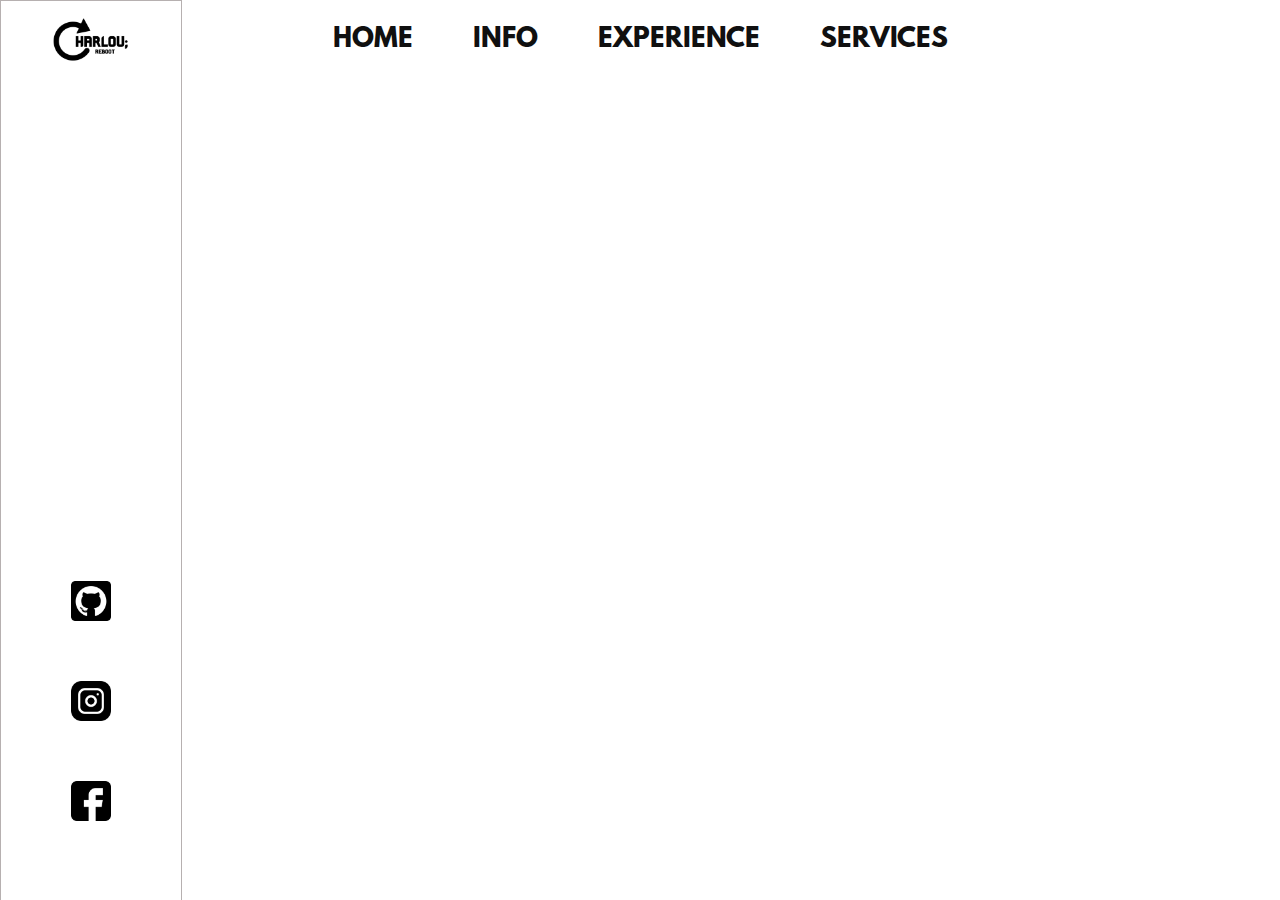
<file: example/index.html>
<!DOCTYPE html>
<html lang="en">
<head>
    <meta charset="UTF-8">
    <meta http-equiv="X-UA-Compatible" content="IE=edge">
    <meta name="viewport" content="width=device-width, initial-scale=1.0">
    <title>Document</title>
</head>
<body>
    <div class="nav-container">
        <div class="logo-container" >
            <img src="./charlou-Logo.png" class="main-logo">
            <div class="social-media">
                <img src="./github.png" class="social-logo">
                <img src="./instagram.png" class="social-logo"  >
                <img src="./facebook (1).png" class="social-logo">
            </div>
        </div>
        <div class="nav-bar">
            <p>HOME</p>
            <p>INFO</p>
            <p>EXPERIENCE</p>
            <p>SERVICES</p>
        </div>
   
    </div>

</body>
<style>
@font-face {
    font-family: lol;
    src: url(./LeagueSpartan-Bold.otf);
}
body{
    padding: 0%;
    margin: 0%;
}.social-media{
 height: 100%;
 display: flex;
 flex-direction: column;
 justify-content: flex-end;
 margin-bottom: 50px;

}.social-logo{
    width: 40px;
    height: 40px;
}
    .nav-container{
        margin-top: 0%;
        display: flex;
        flex-direction:row;
        width: 100%;
        height: 100%;
    }.logo-container{
        display: flex;
        flex-direction: column;
        align-items: center;
        width:180px;
        background-color: rgb(255, 255, 255);
        height: 100%;
        border: solid 1px rgb(182, 176, 176);
        position: fixed;
    }.social-logo{
        width: 40px;
        height: 40px;
        margin: 30px;
    }html{
        padding: 0%;
    }.nav-bar{
        height: 80px;
        display: flex;
        justify-content: center;
        align-items: center;
        width: 100%;
    }p{
        display: inline-block;
        font-size: 25px;
        font-weight: 900;
        margin: 30px;
        color: rgb(16, 16, 16);
        cursor: pointer;
        font-family: lol;
        
            }.main-logo{
                width: 80px;
                height: 80px;
            }p:hover{
                color: rgb(232, 166, 67);
                
            }
</style>
</html>
</file>
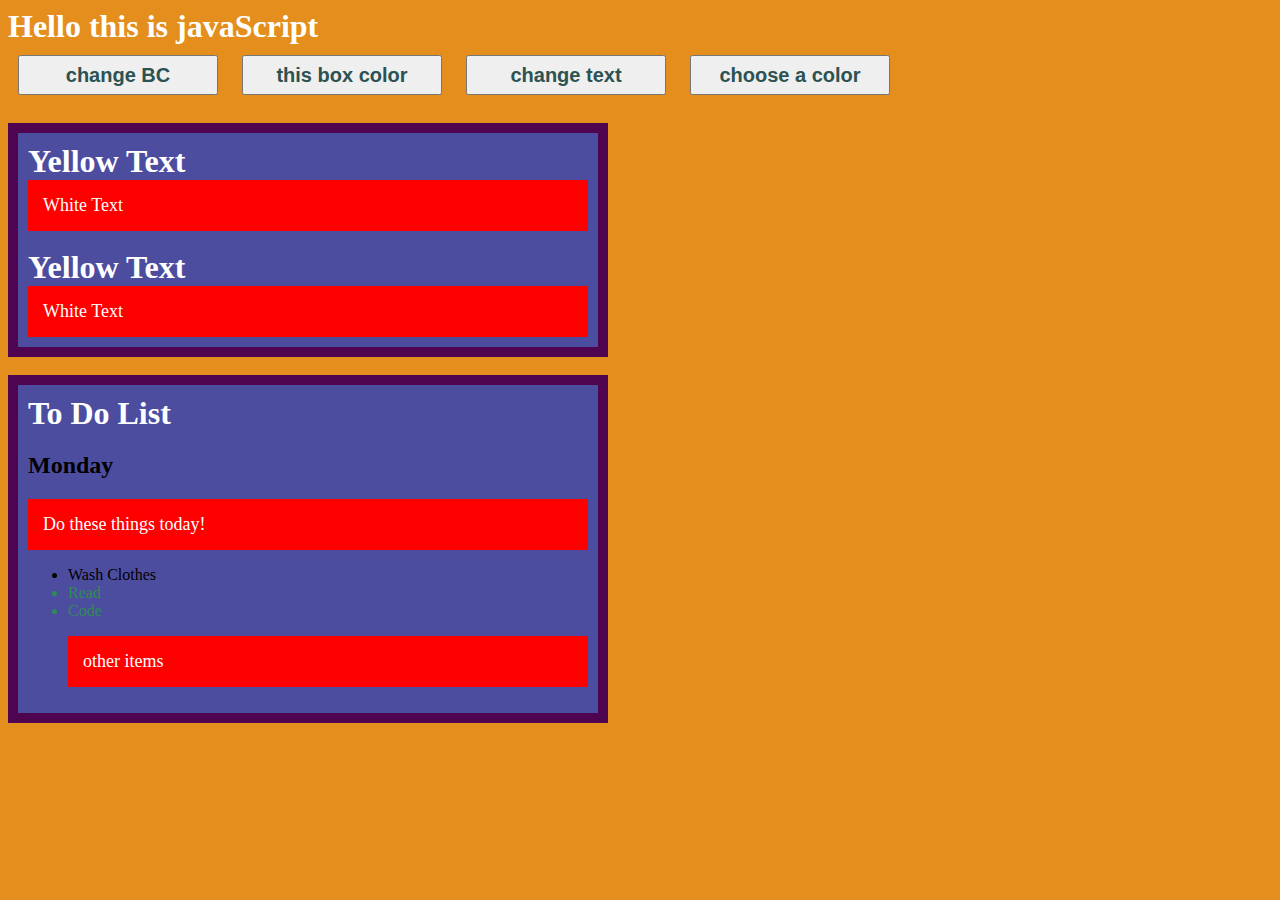
<file: example/act1List.html>
<!DOCTYPE html>
<html lang="en">

<head>
    <meta charset="UTF-8">
    <meta http-equiv="X-UA-Compatible" content="IE=edge">
    <meta name="viewport" content="width=device-width, initial-scale=1.0">
    <link rel="stylesheet" href="./style.css" />
    <title>Document</title>
</head>

<body style="background-color: rgb(228, 142, 29);">
    <h1 id="click">
        Hello this is javaScript

    </h1>
    <button id="bu" onclick="justclick()">
       change BC
    </button>
    <button onclick="justclick1()">
        this box color
    </button>
    <button onclick="justclick2()">
        change text
    </button>
    <button onclick="justclick3()">
        choose a color
    </button>
    <br>
    <br>
    <div id="container">

        <h1>
            Yellow Text
        </h1>
        <p>
            White Text
        </p>


        <br>
        <h1>
            Yellow Text
        </h1>
        <p>
            White Text
        </p>


    </div>
    <br>
    <div id="container">
        <h1>
            To Do List
        </h1>
        <h2>
            Monday
        </h2>

        <p>
            Do these things today!
        </p>

        <ul>
            <li>Wash Clothes</li>
            <li class="seagreen">Read</li>
            <li class="seagreen">Code</li>
        </ul>
        <ul>
            <p>other items</p>
        </ul>
    </div>
    <style>
        #container {
            width: 600px;
            border: solid 10px rgb(79, 4, 79);
            padding: 10px;
            background-color: rgb(77, 77, 160);
        }

        h1 {
            color: white;
            margin: 0%;
        }

        p {
            background-color: red;
            padding: 15px;
            font-size: 18px;
            color: white;
            margin: 0%;
        }

        .x {
            display: inline;
            width: 100%;
            padding: 0%;
            background-color: bisque;

        }

        ul .seagreen {
            color: seagreen;
        }
    </style>
    <script>
    
        function justclick() {
        var x=["yellow","red","blue"];
    
        var y = Math.floor(Math.random() * 3);
            document.body.style.backgroundColor =x[y];
        setInterval(justclick, 5000);
        }
       
        function justclick1() {
            var x=["yellow","green","blue"];
        var y = Math.floor(Math.random() * 3);
        alert(x[y]);
            document.getElementById("container").style.backgroundColor = x[y];
        }
        function justclick2() {
            const x = prompt("Input Text Here...");
            document.getElementById("click").innerHTML =x;
         

        }
        function justclick3() {
            var x = prompt("choose a color");
            document.getElementById("click").style.color = x;

        }


    </script>
</body>

</html>
</file>
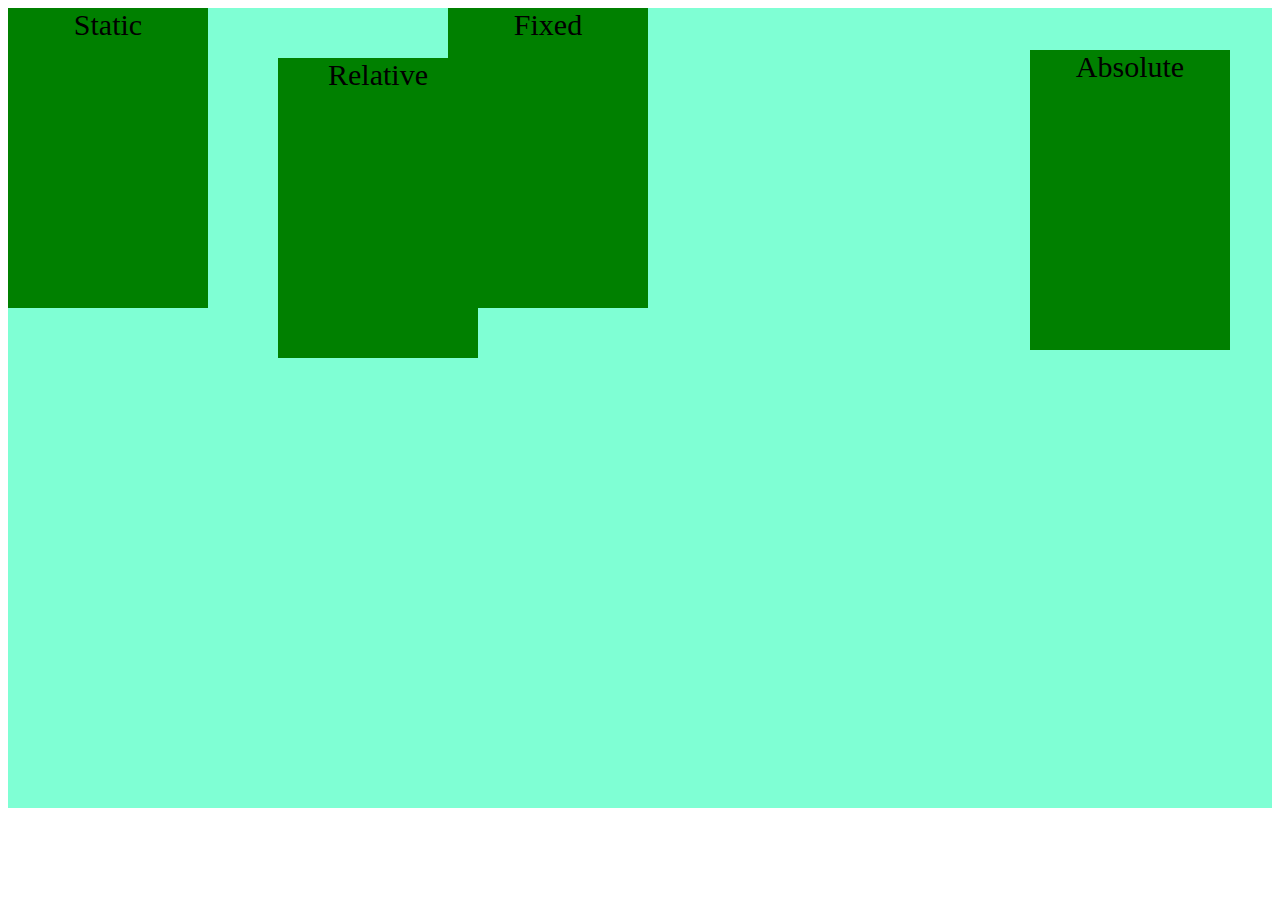
<file: example/act2Positioning.html>
<!DOCTYPE html>
<html lang="en">
<head>
    <meta charset="UTF-8">
    <meta http-equiv="X-UA-Compatible" content="IE=edge">
    <meta name="viewport" content="width=device-width, initial-scale=1.0">
    <title>Document</title>
</head>
<body>
<div class="container">
<div class="Static">Static</div>
<div class="Relative">Relative</div>
<div class="Fixed">Fixed</div>
<div class="Absolute">Absolute</div>
</div>



    
</body>
<style>
    .container {
        width: 100%;
        display: flex;
        gap: 20px;
        height: 800px;
        background-color: aquamarine;
    
    }.Static {
        text-align: center;
        font-size: 30px;
   
        width: 200px;
        height: 300px;
        background-color: green;
    
}.Relative{
    position: relative;
    text-align: center;
        font-size: 30px;
        top: 50px;
left: 50px;
        width: 200px;
        height: 300px;
        background-color: green;
    }.Fixed{
        text-align: center;
        font-size: 30px;

        width: 200px;
        height: 300px;
        background-color: green;
    }.Absolute{
        text-align: center;
        font-size: 30px;
        position: absolute;
        right: 50px;
   top: 50px;
  
        width: 200px;
        height: 300px;
        background-color: green;
    }

</style>
</html>
</file>
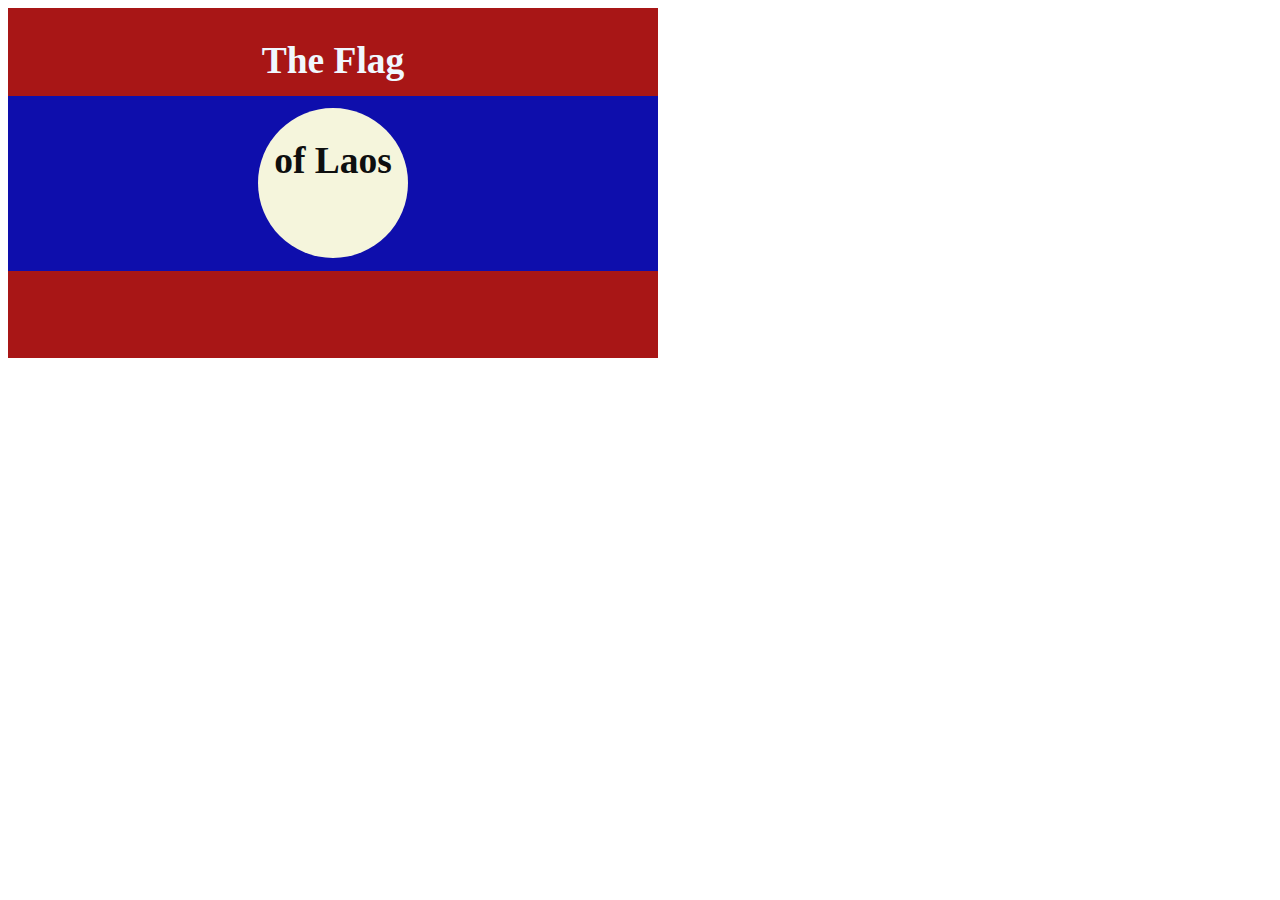
<file: example/act3Flag.html>
<!DOCTYPE html>
<html lang="en">
<head>
    <meta charset="UTF-8">
    <meta http-equiv="X-UA-Compatible" content="IE=edge">
    <meta name="viewport" content="width=device-width, initial-scale=1.0">
    <title>Document</title>
</head>
<body>
    <div class="overview">
        <div class="top-layer">
       <h2>The Flag</h2>
        </div>
        <div class="middle-layer">
            <div class="inside-layer">
<h2>of Laos</h2>
            </div>
            
        </div>
        
        <div class="bottom-layer">

        </div>
    
    </div>

    <style>

    </style>
    
</body>
<style>
        .overview {
            display: flex;
            flex-direction: column;
            width: 650px;
            height: 350px;
            background-color: rgb(179, 116, 35);
        }.top-layer {
            font-size: 25px;
            color: aliceblue;
            text-align: center;
            width: 100%;
            height: 25%;
            background-color: rgb(168, 22, 22);
        }.bottom-layer {
            width: 100%;
            height: 25%;
            background-color: rgb(168, 22, 22);
        }.middle-layer {
            width: 100%;
            height: 50%;
            background-color: rgb(14, 14, 172);
            align-content: center;
            display: flex;
            justify-content: center;
        }.middle-layer .inside-layer {
            margin: auto;
            width: 150px;
            height: 150px;
            text-align: center;
            border-radius: 50%;
            font-size: 25px;
            color: rgb(14, 15, 15);
            background-color: beige;
            
        }
</style>

</html>
</file>
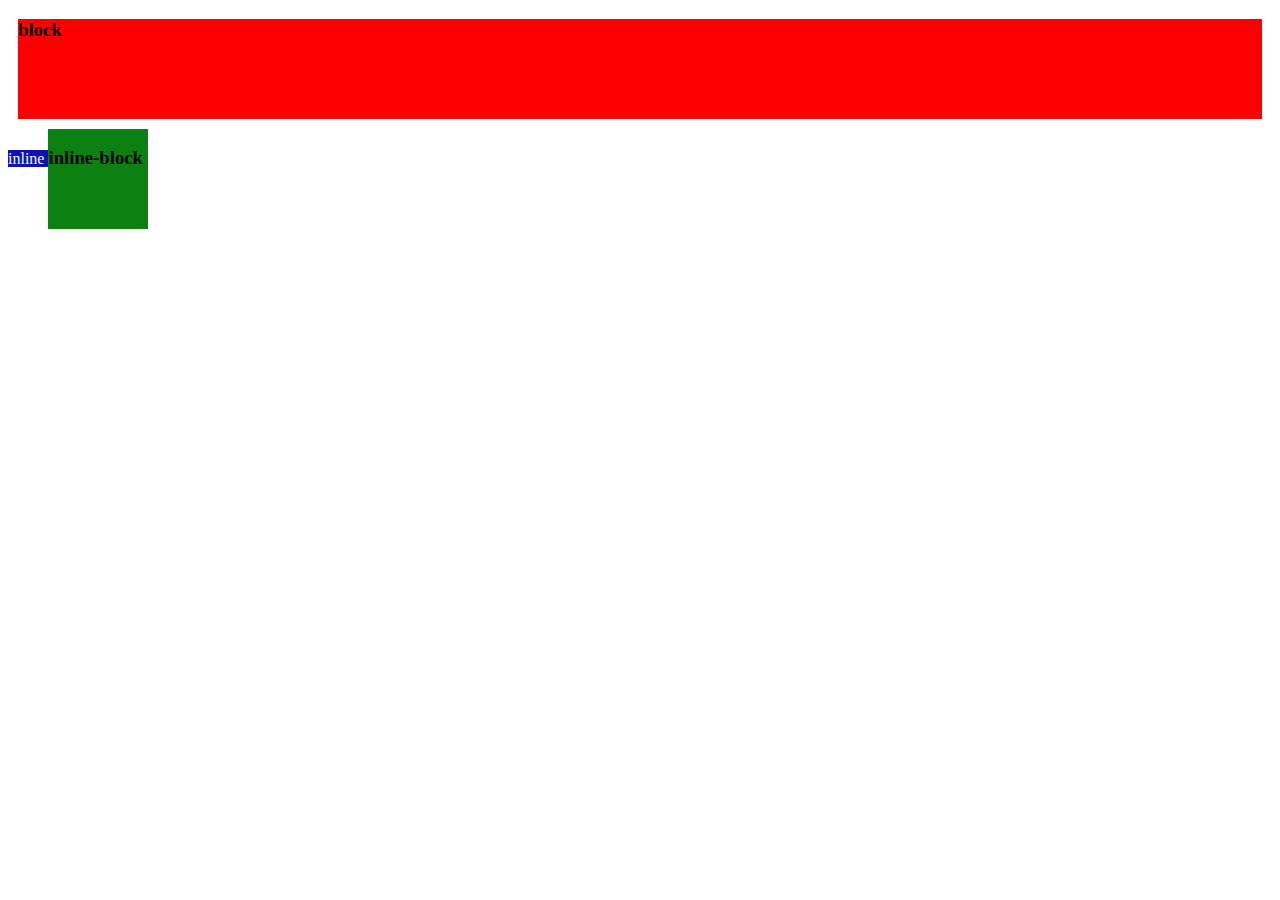
<file: example/act4Inline.html>
<!DOCTYPE html>
<html lang="en">
<head>
    <meta charset="UTF-8">
    <meta http-equiv="X-UA-Compatible" content="IE=edge">
    <meta name="viewport" content="width=device-width, initial-scale=1.0">
    <title>Document</title>
</head>
<body>
    <div class="first-box">
        <h3>block</h1>
    </div >
    <div class="second-box">
        inline
    </div>
    <div class="third-box">
        <h3>inline-block</h1>
    </div>
   
   

</body>
<style>
    .first-box {margin: 10px;
        display: block;
      
        height: 100px;
        background-color: red;
    }  .second-box {
        display: inline;
        color: aliceblue;
        background-color: rgb(18, 15, 184);
    }  .third-box {
        display: inline-block;
        width: 100px;
        height: 100px;
        background-color: rgb(12, 129, 17);
    }
</style>
</html>
</file>
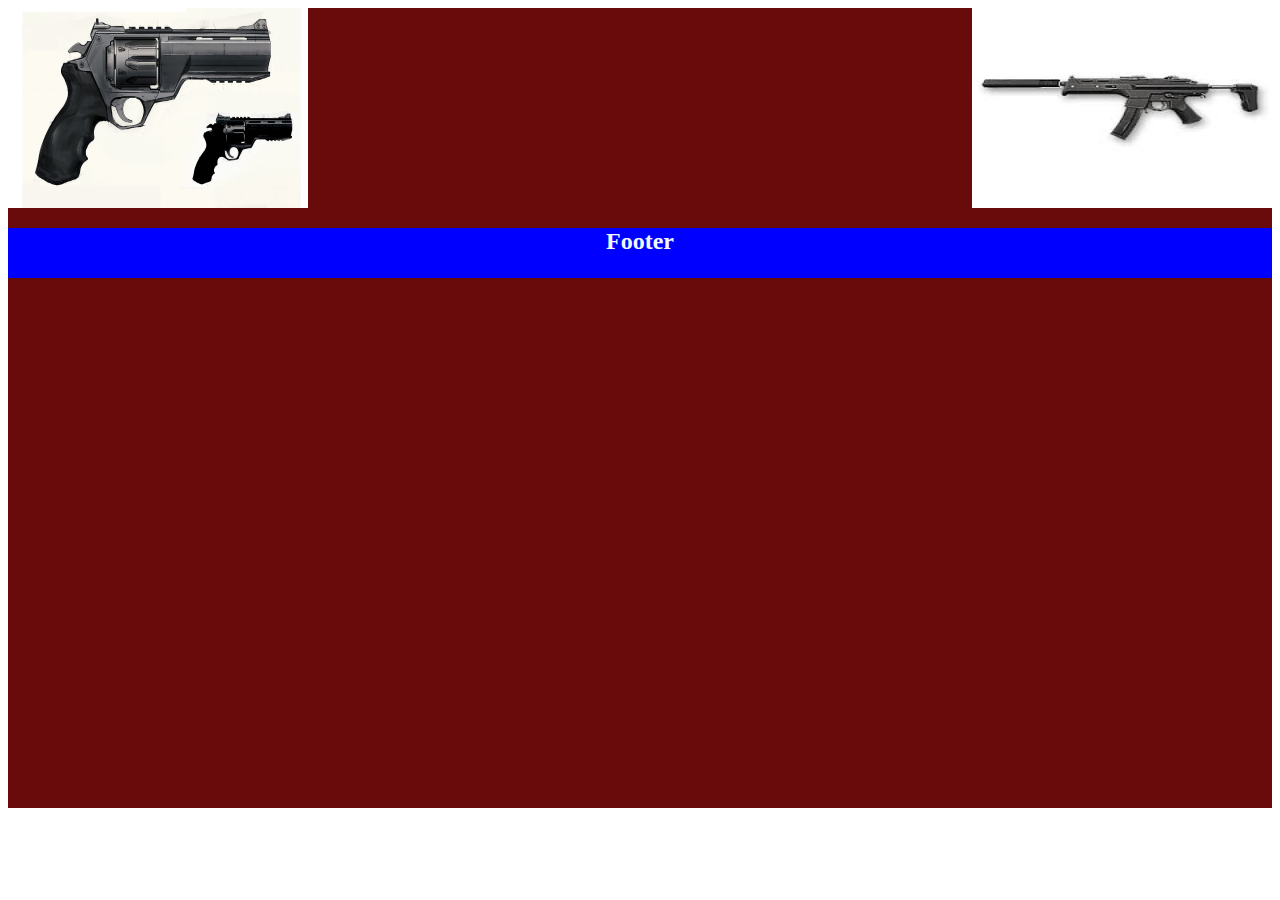
<file: example/act5Float.html>
<!DOCTYPE html>
<html lang="en">
<head>
    <meta charset="UTF-8">
    <meta http-equiv="X-UA-Compatible" content="IE=edge">
    <meta name="viewport" content="width=device-width, initial-scale=1.0">
    <title>Document</title>
</head>
<body>
    <div class="container"> 
        <div>
        
    </div>
    <div class="image-1">
        <img src="./img/VALORANT.jpg">
        
    </div>
    <div  class="image-2">
        <img src="./img/spectre.jpg">
    </div>
    <footer >
<h2>Footer</h2>
    </footer>
    </div>
    
</body>
<style>
    .container{

width: 100%;
height: 800px;
background-color: rgb(105, 11, 11);
    }.image-1{
        float: left;
        width: 300px;
        height:200px;
        margin-bottom: 20px;
     
    }
    .image-2{
        float: right;
        width: 300px;
        height:200px;
      
        
    }.image-1 > img{
        width: 300px;
        height:200px;
    }.image-2 > img{
        width: 300px;
        height:200px;
    }footer{
        clear: both;
        width: 100%;
        height: 50px;
        background-color: blue;
        color: aliceblue;
       text-align: center;
    }
</style>
</html>
</file>
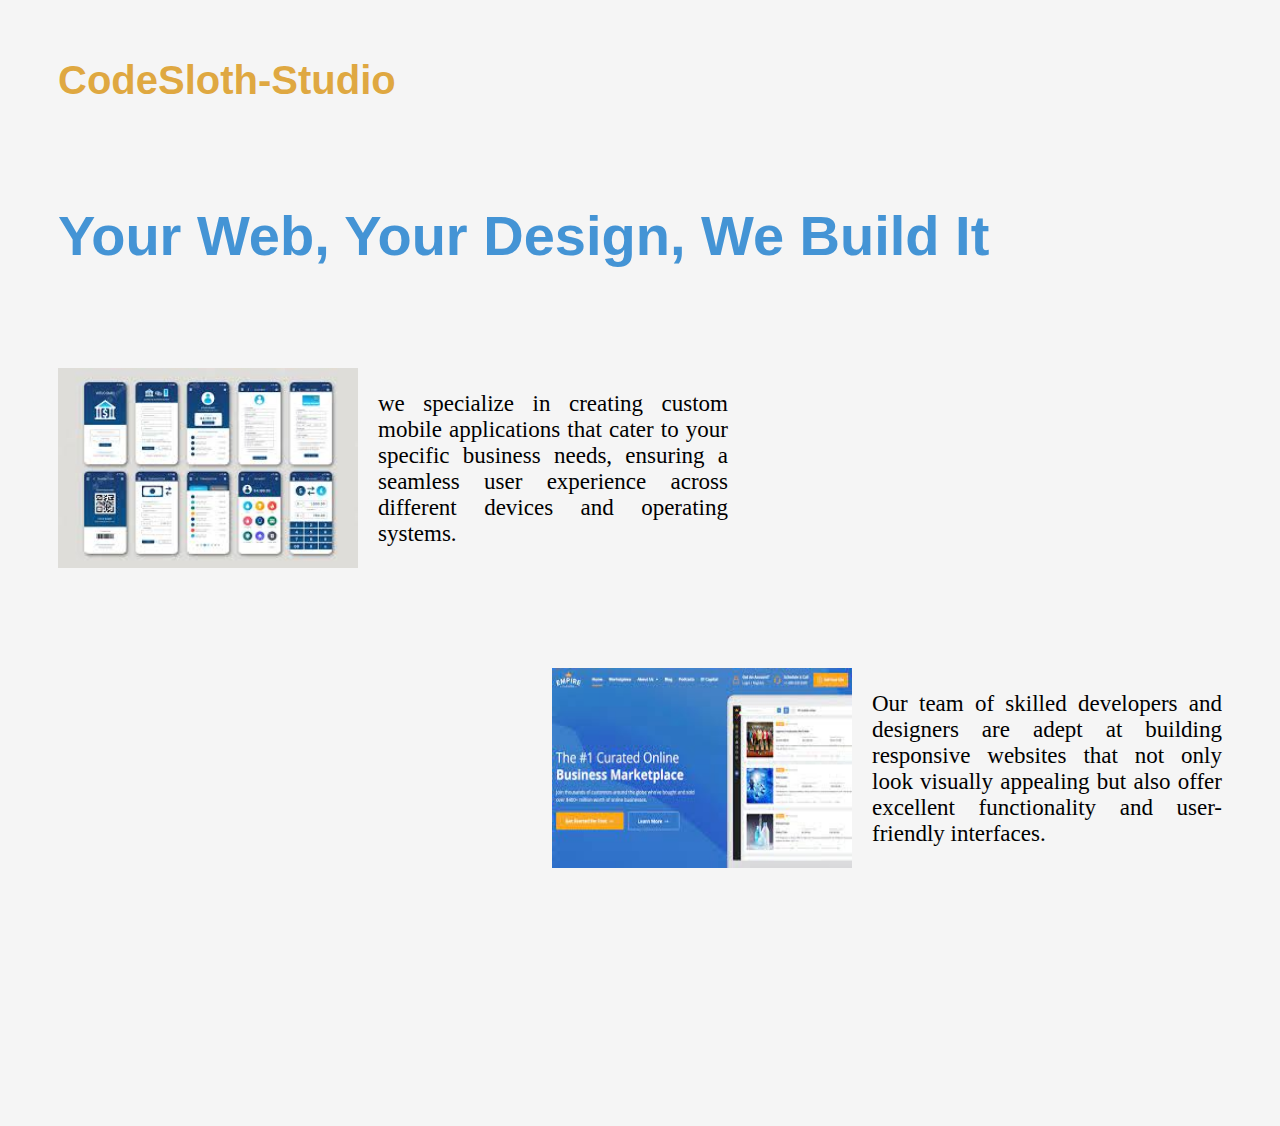
<file: example/act6CreatingWeb.html>
<!DOCTYPE html>
<html lang="en">
<head>
    <meta charset="UTF-8">
    <meta http-equiv="X-UA-Compatible" content="IE=edge">
    <meta name="viewport" content="width=device-width, initial-scale=1.0">
    <title>Document</title>
</head>
<body>
    <div class="Logo">CodeSloth-Studio</div>
    <div class="Motto"><h1>Your Web, Your Design, We Build It</h1></div>
    <div class="content-container">
        <div class="image-container first">
            <img src="./img/mobile.jpg">
            <p>we specialize in creating custom mobile
                 applications that cater to your specific business needs, ensuring a seamless user experience
                 across different devices and operating systems.</p>

        </div>
        <div  class="image-container second">
            <img src="./img/web.jpg">
            <p>Our team of skilled developers and 
                designers are adept at building responsive 
                websites that not only look visually appealing but also offer
                 excellent functionality and user-friendly interfaces.</p>

        </div>
    </div>
</body>
<style>
    body { 
         background-color: whitesmoke;
        padding: 50px;
    }.Motto{
        margin-top: 100px;
        font-size: 28px;
        font-weight: 900;
        font-family: Arial, Helvetica, sans-serif;
        color: rgba(34, 129, 206, 0.842);
    }.Logo{
        font-size: 40px;
        font-weight: 900;
        font-family: Arial, Helvetica, sans-serif;
        color: rgba(219, 154, 32, 0.842);
    }.content-container{
        margin-top: 100px;
        width: 100%;
        height: 700px;
    }.image-container{
         width: 670px;
        display: inline-flex;
        flex-direction: row;
     justify-content: space-between;
        height: 300px;
    }.image-container img{
        width: 300px;
        height: 200px;
    }.image-container p{
        width: 350px;
        font-size: 23px;
        text-align: justify;

    }.second{
      float: right;
    
    }
    @media (max-width: 905px){
        .second{
           
      float: none;
    
    }
    }
     @media (max-width: 670px) {
        .content-container{
            padding: 0px;
            text-align: center;
        margin-top: 50px;
        width: 100%;
        height: 700px;
    }.image-container{
         width: 320px;
         justify-content: space-between;
        display: inline-flex;
        flex-direction: column;
        height: 310px;
        margin-bottom: 90px;
    }.image-container img{
        width: 350px;
        height: 250px;
    }.image-container p{
        width: 350px;
        font-size: 18px;
        text-align: justify;
    }   body {
    
        display: flex;
        flex-direction: column;
        justify-content: center;
         background-color: whitesmoke;
         padding: 0%;
    }.second{
        float: none;
    
    }.Motto{
        margin-top: 50px;
        margin: auto;
       text-align: center;
       font-size: 20px;
    }.Logo{
        font-size: 23px;
        font-weight: 900;
        font-family: Arial, Helvetica, sans-serif;
        color: rgba(219, 154, 32, 0.842);
    }

}
</style>
</html>
</file>
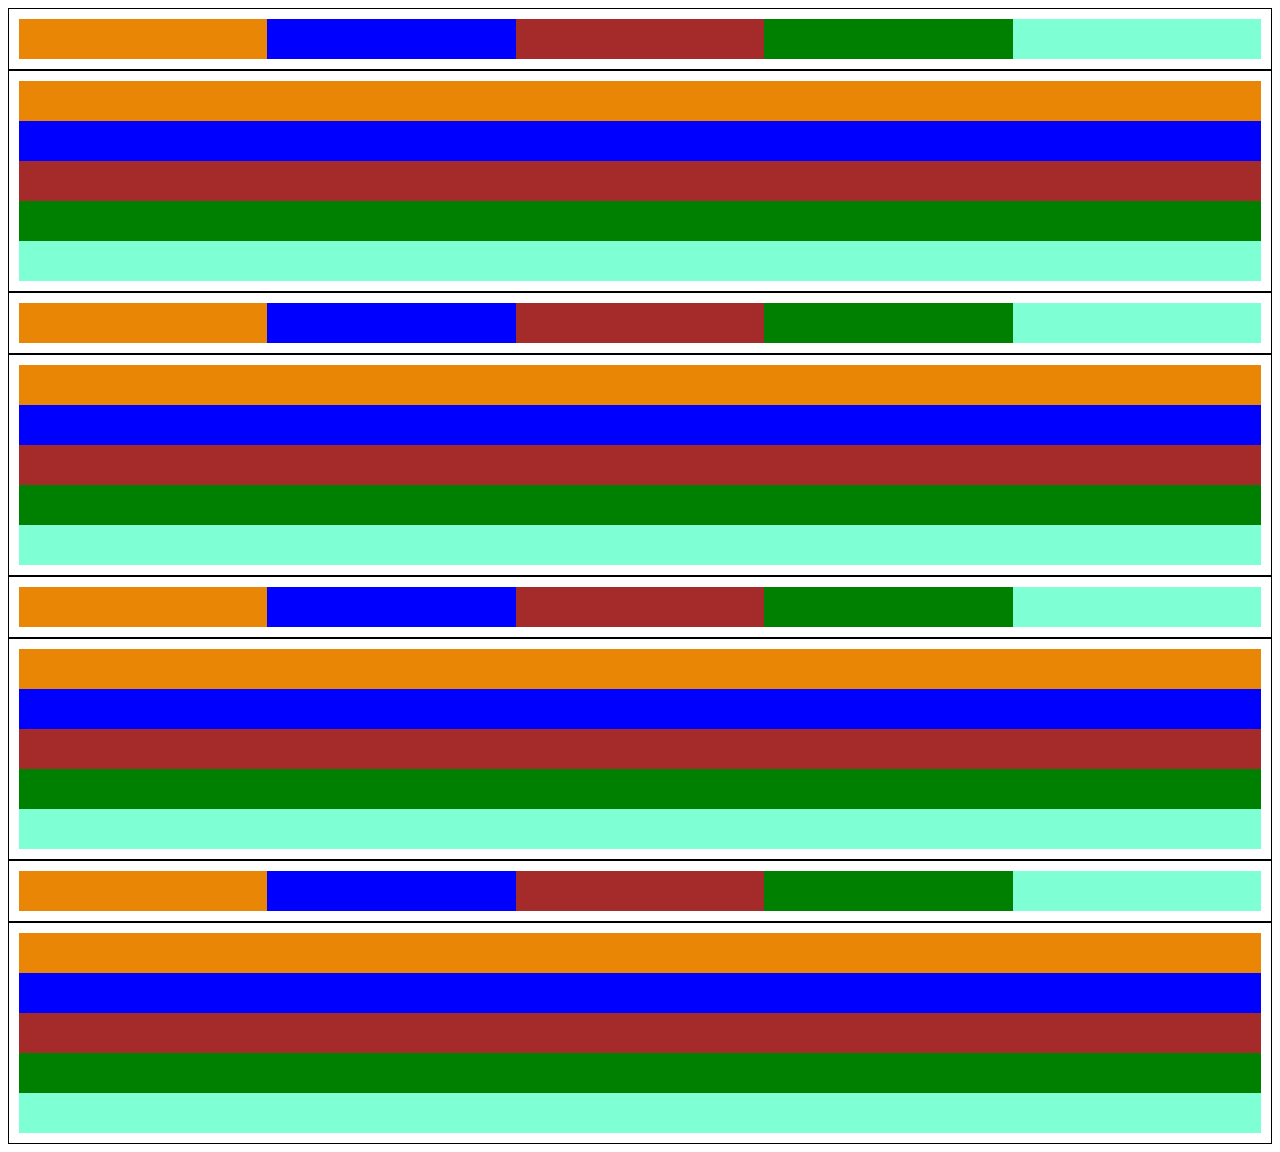
<file: example/act6FlexDirection.html>
<!DOCTYPE html>
<html lang="en">
<head>
    <meta charset="UTF-8">
    <meta http-equiv="X-UA-Compatible" content="IE=edge">
    <meta name="viewport" content="width=device-width, initial-scale=1.0">
    <title>Document</title>
</head>
<body>
    <div class="container">
        <div class="box f">

        </div>
        <div class="box s">

        </div>
        <div class="box t">

        </div>
        <div class="box fr">

        </div>
        <div class="box ft">

        </div>
        
  

    </div>
    
    <div class="container2">
        <div class="box2 f2">

        </div>
        <div class="box2 s2">

        </div>
        <div class="box2 t2">

        </div>
        <div class="box2 fr2">

        </div>
        <div class="box2 ft2">

        </div>
  

    </div>
    <div class="container">
        <div class="box f">

        </div>
        <div class="box s">

        </div>
        <div class="box t">

        </div>
        <div class="box fr">

        </div>
        <div class="box ft">

        </div>
  

    </div>
    <div class="container2">
        <div class="box2 f2">

        </div>
        <div class="box2 s2">

        </div>
        <div class="box2 t2">

        </div>
        <div class="box2 fr2">

        </div>
        <div class="box2 ft2">

        </div>
  

    </div>
    <div class="container">
        <div class="box f">

        </div>
        <div class="box s">

        </div>
        <div class="box t">

        </div>
        <div class="box fr">

        </div>
        <div class="box ft">

        </div>
  

    </div>
    
    <div class="container2">
        <div class="box2 f2">

        </div>
        <div class="box2 s2">

        </div>
        <div class="box2 t2">

        </div>
        <div class="box2 fr2">

        </div>
        <div class="box2 ft2">

        </div>
  

    </div>
    <div class="container">
        <div class="box f">

        </div>
        <div class="box s">

        </div>
        <div class="box t">

        </div>
        <div class="box fr">

        </div>
        <div class="box ft">

        </div>
  

    </div>
    <div class="container2">
        <div class="box2 f2">

        </div>
        <div class="box2 s2">

        </div>
        <div class="box2 t2">

        </div>
        <div class="box2 fr2">

        </div>
        <div class="box2 ft2">

        </div>
  

    </div>
</body>

<style>

        .container2 {
display: flex ;
flex-direction:column;
border: 1px solid black;
flex-basis: 150px;
padding: 10px;

    }
    .container {
display: flex;
flex-direction: row;
border: 1px solid black;
flex-basis: 150px;
padding: 10px;

    }.box{
        height: 40px;
        width: 390px;
    }
    .box2{
        height: 40px;
        width: 100%;
    }.f{
        background-color: rgb(233, 134, 5);
    }.s{
        background-color: blue;
    }.t{
        background-color: brown;
    }.fr{
        background-color: green ;
    }.ft{
        background-color: aquamarine;
    }.f2{
        background-color: rgb(233, 134, 5);
    }.s2{
        background-color: blue;
    }.t2{
        background-color: brown;
    }.fr2{
        background-color: green ;
    }.ft2{
        background-color: aquamarine;
    }


</style>
</html>
</file>
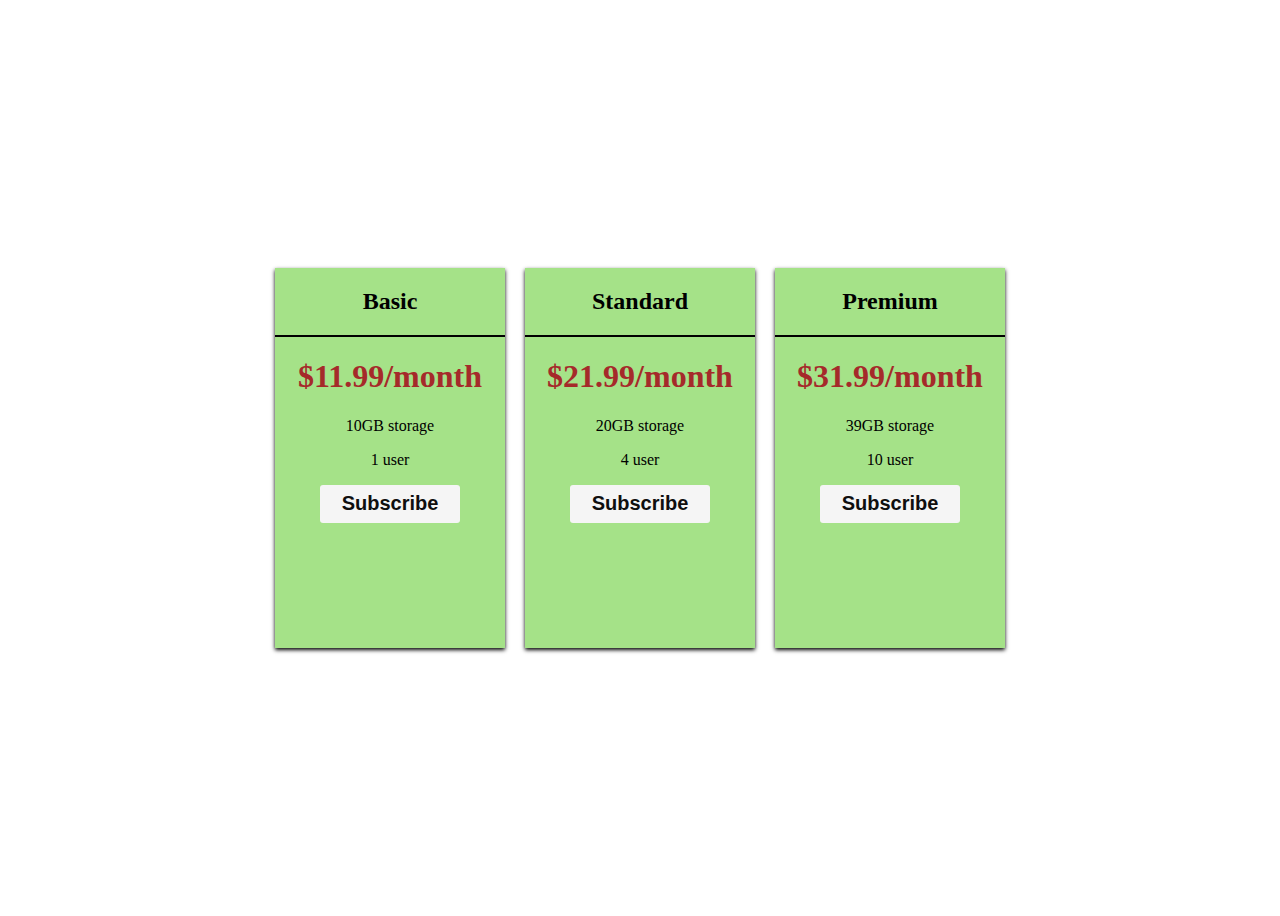
<file: example/act7.PricingTable.html>
<!DOCTYPE html>
<html lang="en">
  <head>
    <meta charset="UTF-8" />
    <meta http-equiv="X-UA-Compatible" content="IE=edge" />
    <meta name="viewport" content="width=device-width, initial-scale=1.0" />
    <title>Document</title>
  </head>
  <body>
    <div class="box-container">
      <div class="box-holder">
        <div class="box first"><h2>Basic</h2><hr><h1>$11.99/month</h1><p>10GB storage</p><p>1 user</p><input type="button" value="Subscribe"></div>
        <div class="box second"><h2>Standard</h2><hr><h1>$21.99/month</h1><p>20GB storage</p><p>4 user</p><input type="button" value="Subscribe"></div>
        <div class="box third"><h2>Premium</h2><hr><h1>$31.99/month</h1><p>39GB storage</p><p>10 user</p><input type="button" value="Subscribe"></div>
      </div>
    </div>
  </body>
  <style>
    .box-container {
      display: flex;
      align-items: center;
      width: 100%;
      height: 100vh;
      flex-direction: row;
    }
    .box {
        text-align: center;
      margin: 10px;
      width: 230px;
      height: 380px;
      box-shadow: 0px 2px 4px 0px;
      background-color: rgb(165, 226, 136);
      min-width: 200px;
    }
    .box-holder {
      display: flex;
      justify-content: center;
      width: 100%;
      flex-direction: row;
      flex-wrap: wrap;
    }hr{
        border: 1px solid black;
    color: black;
    }input{
        width: 140px;
        height: 38px;
        font-size: 20px;
        font-weight: 700;
        color: rgb(15, 15, 15);
        border: none !important;
        background-color: whitesmoke;
        border-radius: 3px 3px 3px 3px;
    }h1{
      color: brown;
    }
  </style>
</html>
</file>
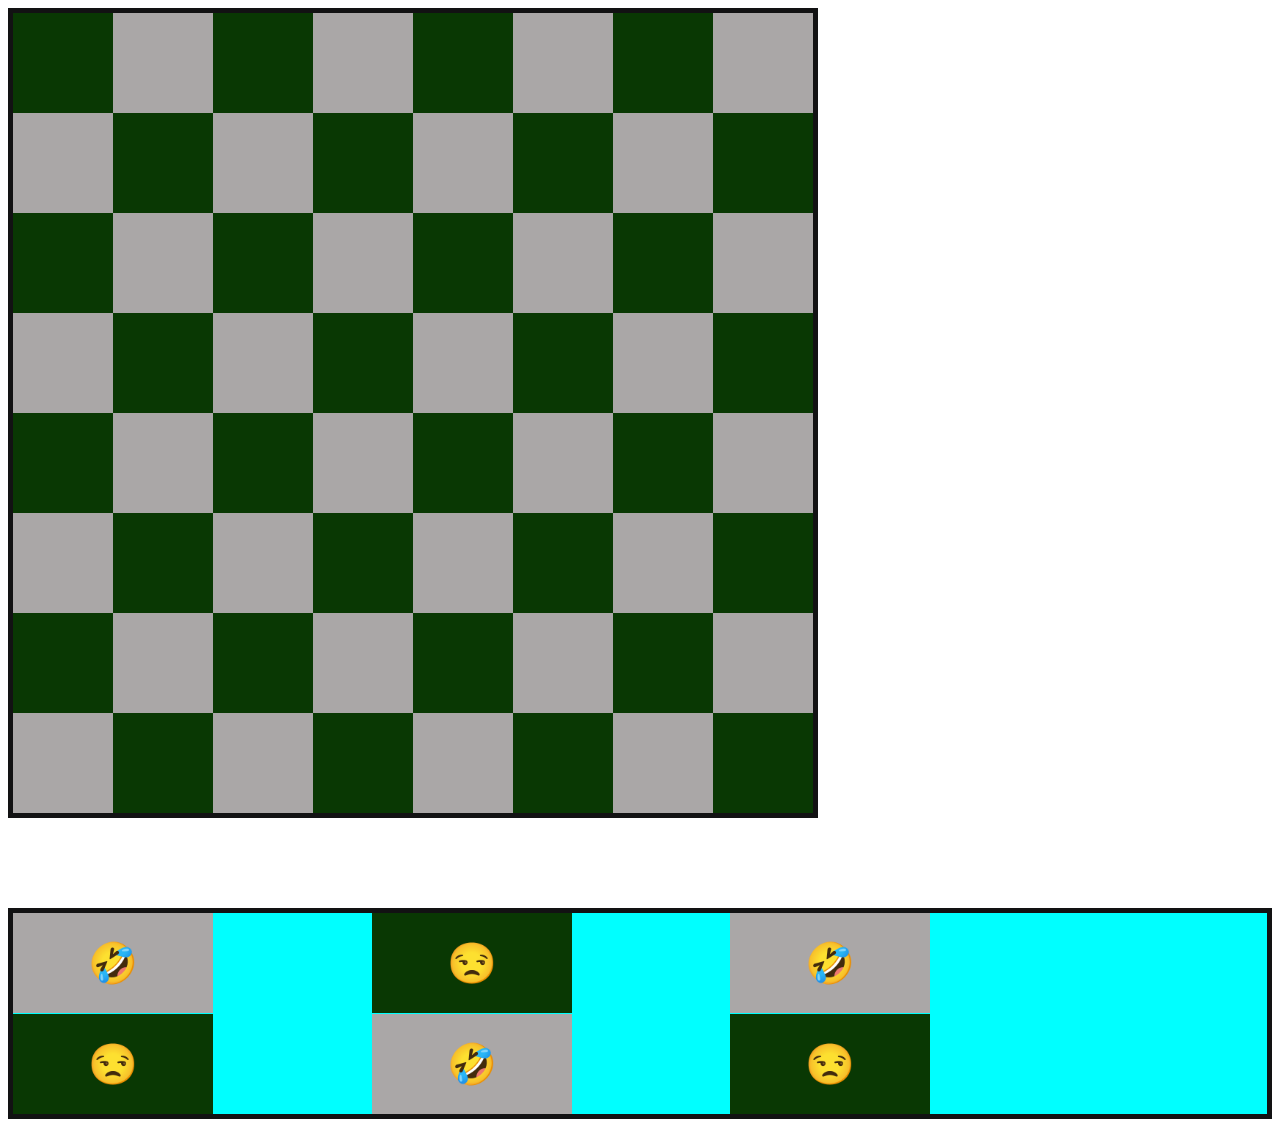
<file: example/act8Grid.html>
<!DOCTYPE html>
<html lang="en">
<head>
    <meta charset="UTF-8">
    <meta http-equiv="X-UA-Compatible" content="IE=edge">
    <meta name="viewport" content="width=device-width, initial-scale=1.0">
    <title>Document</title>
</head>
<body>
    <div class="container">
    <div class="black"></div>
    <div class="white"></div>
    <div class="black"></div>
    <div class="white"></div>
    <div class="black"></div>
    <div class="white"></div>
    <div class="black"></div>
    <div class="white"></div>


    <div class="white"></div>
    <div class="black"></div>
    <div class="white"></div>
    <div class="black"></div>
    <div class="white"></div>
    <div class="black"></div>
    <div class="white"></div>
    <div class="black"></div>

    <div class="black"></div>
    <div class="white"></div>
    <div class="black"></div>
    <div class="white"></div>
    <div class="black"></div>
    <div class="white"></div>
    <div class="black"></div>
    <div class="white"></div>

    <div class="white"></div>
    <div class="black"></div>
    <div class="white"></div>
    <div class="black"></div>
    <div class="white"></div>
    <div class="black"></div>
    <div class="white"></div>
    <div class="black"></div>

    <div class="black"></div>
    <div class="white"></div>
    <div class="black"></div>
    <div class="white"></div>
    <div class="black"></div>
    <div class="white"></div>
    <div class="black"></div>
    <div class="white"></div>

    <div class="white"></div>
    <div class="black"></div>
    <div class="white"></div>
    <div class="black"></div>
    <div class="white"></div>
    <div class="black"></div>
    <div class="white"></div>
    <div class="black"></div>

    <div class="black"></div>
    <div class="white"></div>
    <div class="black"></div>
    <div class="white"></div>
    <div class="black"></div>
    <div class="white"></div>
    <div class="black"></div>
    <div class="white"></div>

    <div class="white"></div>
    <div class="black"></div>
    <div class="white"></div>
    <div class="black"></div>
    <div class="white"></div>
    <div class="black"></div>
    <div class="white"></div>
    <div class="black"></div>

       
    </div>
    <br>
    <br>
    <br>
    <br>
    <br>

    <div class="second-grid">
        <div class="whites">🤣</div>
        <div class="blacks">😒</div>
        <div class="whites">🤣</div>
        <div class="blacks">😒</div>
        <div class="whites">🤣</div>
        <div class="blacks">😒</div>
    </div>
    
</body>
<style>
    .container{
        border: 5px solid rgb(18, 18, 19);
        width: 800px;
        display: grid;
        grid-template-columns: 1fr 1fr 1fr 1fr 1fr 1fr 1fr 1fr;
        grid-template-rows: 1fr 1fr 1fr 1fr 1fr 1fr 1fr 1fr;
        gap: 0px;

    }.black{
        width: 100px;
        height: 100px;
        background-color: rgb(9, 56, 3);
        
    }.white{
        background-color: rgb(170, 167, 167);
        width: 100px;
        height: 100px;
    }.second-grid{
 gap: 1px;
        display: grid;
        background-color: aqua;
        grid-template-columns:2fr 2fr 3fr;
        grid-template-rows: 2fr 2fr;
        border: 5px solid rgb(18, 18, 19);
    }.whites{
        font-size: 40px;
        display: flex;
        justify-content: center;
        align-items: center;
        background-color: rgb(170, 167, 167);
        width: 200px;
        height: 100px;

    }.blacks{
        font-size: 40px;
        display: flex;
        justify-content: center;
        align-items: center;
        width: 200px;
        height: 100px;
        background-color: rgb(9, 56, 3);

    }
</style>
</html>
</file>
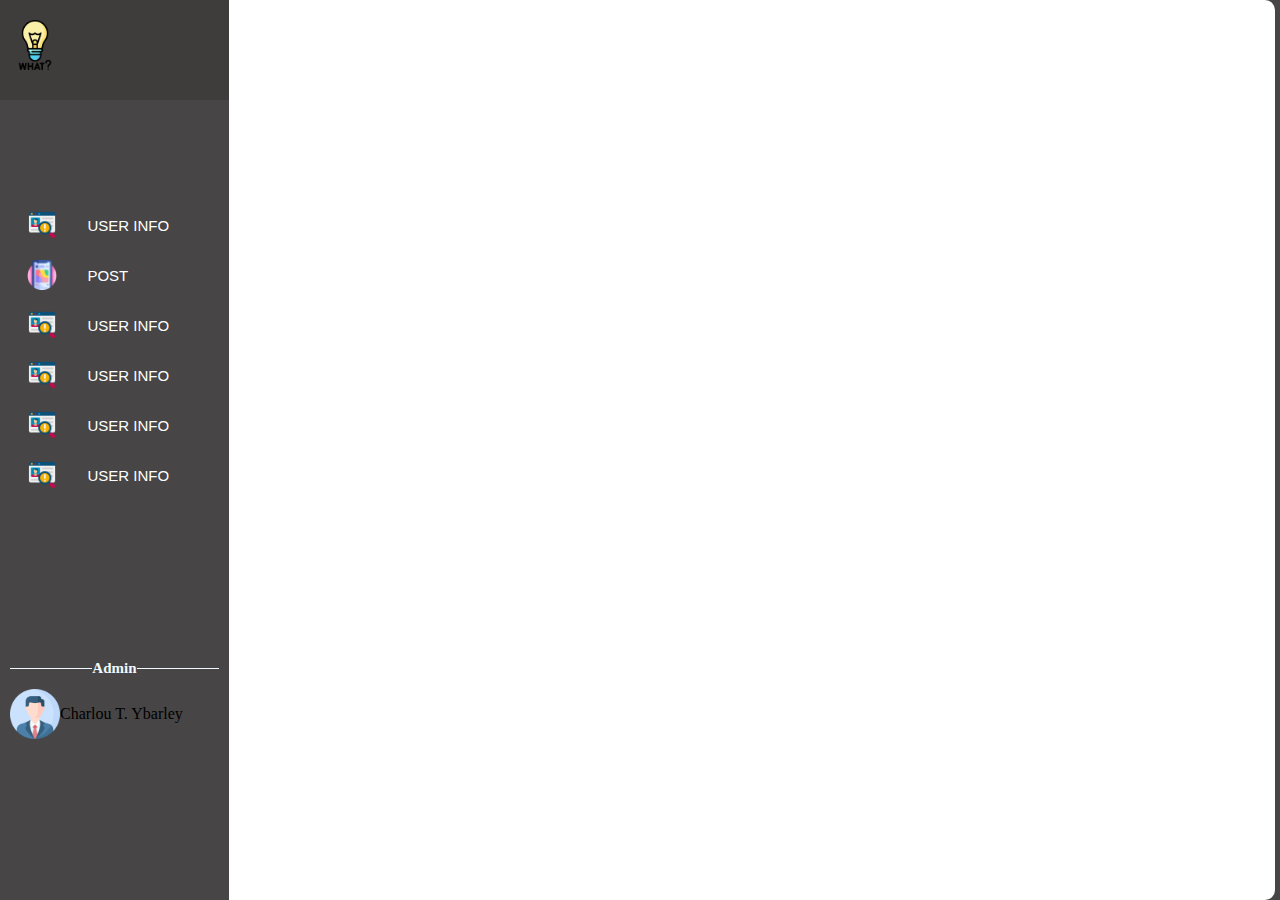
<file: example/prac-flexbox.html>
<!DOCTYPE html>
<html lang="en">
<head>
    <meta charset="UTF-8">
    <meta http-equiv="X-UA-Compatible" content="IE=edge">
    <meta name="viewport" content="width=<device-width>, initial-scale=1.0">
    <title>Document</title>
</head>
<body>
    <div class="nav">

    </div>
    <div class="container">
   
        <div class="side-nav-bar">
            <div class="logo-container">
                <img class="logo"src="./what.jpg"> 
            </div>
        
            <div class="button-container">
                <button type="submit" class="side-button"><img class="icon" src="./personal-information.png"><h4>USER INFO</h4></button>
                <button type="submit" class="side-button"><img class="icon" src="./post (1).png"><h4>POST</h4></button>
                <button type="submit" class="side-button"><img class="icon" src="./personal-information.png"><h4>USER INFO</h4></button>
                <button type="submit" class="side-button"><img class="icon" src="./personal-information.png"><h4>USER INFO</h4></button>
                <button type="submit" class="side-button"><img class="icon" src="./personal-information.png"><h4>USER INFO</h4></button>
                <button type="submit" class="side-button"><img class="icon" src="./personal-information.png"><h4>USER INFO</h4></button>
                
            </div>
    
    
            <div class="profile-container">
                <h2>Admin</h2>
                <div class="pic">
                    <img src="./profile.png">
                    <p>Charlou T. Ybarley</p>
                </div>
               

            </div>
        </div>
        <div class="data">
         
        </div>

    </div>
</body>
</html>
<style>.logo-container{
    width: 100%;
    height: 100px;
    background-color: rgb(63, 60, 60);
    margin: 0%;
}
    h4{
  
      margin-left: 30px;
      font-size: 15px;
      font-weight: lighter;
    }
.icon{
    width: 30px;
    height: 30px;
    margin-left: 10px;
}.pic{
    display: flex;
    flex-direction: row;
}
.pic img{
     width: 50px;


}
.logo{
    margin: 20px 0px 0px 10px;
    display: inline;
}hr{
    height: 1px;
    border: none;
    background-color: seashell;
}
    .side-button{
        align-items: center;
        display: flex;
        flex-direction: row;
        justify-content: flex-start;
        margin: auto;
        font-weight: 500;
        font-size: 18px;
        border-radius: 5px 5px 5px 5px;
        width: 90%;
        border: none;
        height: 50px;
        background-color: rgb(71, 69, 69);
        box-shadow: 0%;
        transition: 0.3s;
        color: white;
    }.side-button:hover{
    
        font-weight: 500;
        font-size: 18px;
        border-radius: 5px 5px 5px 5px;
        width: 90%;
        border: none;
        height: 50px;
        background-color: rgb(106, 103, 103);
        box-shadow: 0%;
        color: white;
    }table,tr,th,td{
    border-collapse: collapse;
}
    body{
        padding: 0%;
        margin: 0%;
        background-color: rgb(71, 69, 69);
    }
    .container{
        padding: 0%;
        display: flex;
        width: 100%;
        height: 100vh;
    }.side-nav-bar{
        margin: 0%;
        width: 280px;
        height: 100%;
        background-color: rgb(71, 69, 69);
    }.data{
        border-radius:  0px 10px 10px 0px;
        margin: 0px 5px 5px 0px;
        width: 100%;
        height: 100%;
        background-color: rgb(255, 255, 255);
    }img{
        width: 50px;
    
    }.profile-container{
        
     margin: 10px;
     margin-top: 230px;
     margin-bottom: 10px;
    
    }.button-container{
        text-align: center;
        margin-top: 100px;
        width: 100%;
        height:230px;
        flex-direction: column;
        display: flex;

    }h2 {
        color: aliceblue;
        font-size: 15px;
  display: flex;
  flex-direction: row;
}
h2:before, h2:after{
  content: "";
  flex: 1 1;
  border-bottom: 1px solid;
  margin: auto;
}

</style>
</file>
<file: example/style.css>
*{
    box-sizing: border-box;
}.click{
    font-size: xx-large;
    font-family: 'Franklin Gothic Medium', 'Arial Narrow', Arial, sans-serif;
    font-weight: bolder;
    color: rgb(81, 0, 255);
}button{
    margin: 10px;
    width: 200px;
    height: 40px;
    color: rgb(45, 82, 82);
    font-size: 20px;
    font-weight: bold;
}button:hover{
    background-color: aquamarine;
}
</file>
